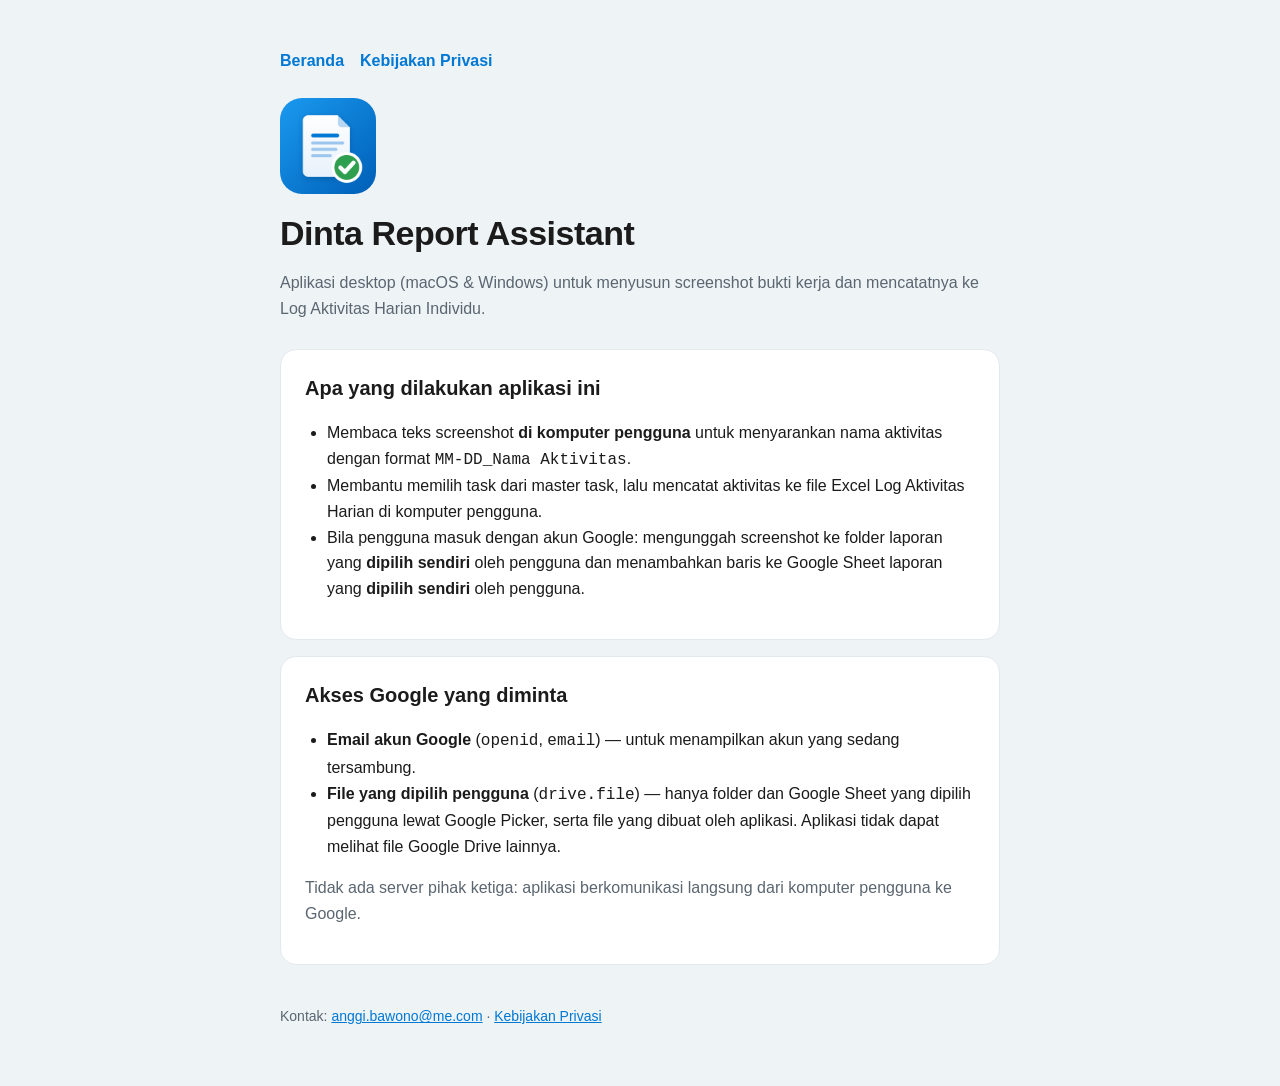
<file: index.html>
<!doctype html>
<html lang="id">
<head>
<meta charset="utf-8"><meta name="viewport" content="width=device-width, initial-scale=1">
<title>Dinta Report Assistant</title>
<meta name="google-site-verification" content="ShtA6RHvH1cm5sDESbPe_KRKyjMQPU1JjBvR8goJYoU" />
<meta name="description" content="Aplikasi desktop untuk menyusun bukti kerja harian Tenaga Ahli dan mencatatnya ke Log Aktivitas Harian.">
<link rel="stylesheet" href="style.css">
<link rel="icon" type="image/png" href="favicon.png">
<link rel="apple-touch-icon" href="apple-touch-icon.png">
</head>
<body><main>
<header>
  <nav><a href="./">Beranda</a><a href="privacy.html">Kebijakan Privasi</a></nav>
  <img src="logo-512.png" alt="Logo Dinta Report Assistant" width="96" height="96" style="margin-top:24px;border-radius:22px">
  <h1 style="margin-top:12px">Dinta Report Assistant</h1>
  <p class="muted">Aplikasi desktop (macOS &amp; Windows) untuk menyusun screenshot bukti kerja dan mencatatnya ke Log Aktivitas Harian Individu.</p>
</header>

<div class="card">
  <h2 style="margin-top:0">Apa yang dilakukan aplikasi ini</h2>
  <ul>
    <li>Membaca teks screenshot <b>di komputer pengguna</b> untuk menyarankan nama aktivitas dengan format <code>MM-DD_Nama Aktivitas</code>.</li>
    <li>Membantu memilih task dari master task, lalu mencatat aktivitas ke file Excel Log Aktivitas Harian di komputer pengguna.</li>
    <li>Bila pengguna masuk dengan akun Google: mengunggah screenshot ke folder laporan yang <b>dipilih sendiri</b> oleh pengguna dan menambahkan baris ke Google Sheet laporan yang <b>dipilih sendiri</b> oleh pengguna.</li>
  </ul>
</div>

<div class="card">
  <h2 style="margin-top:0">Akses Google yang diminta</h2>
  <ul>
    <li><b>Email akun Google</b> (<code>openid</code>, <code>email</code>) — untuk menampilkan akun yang sedang tersambung.</li>
    <li><b>File yang dipilih pengguna</b> (<code>drive.file</code>) — hanya folder dan Google Sheet yang dipilih pengguna lewat Google Picker, serta file yang dibuat oleh aplikasi. Aplikasi tidak dapat melihat file Google Drive lainnya.</li>
  </ul>
  <p class="muted">Tidak ada server pihak ketiga: aplikasi berkomunikasi langsung dari komputer pengguna ke Google.</p>
</div>

<footer>Kontak: <a href="mailto:anggi.bawono@me.com">anggi.bawono@me.com</a> · <a href="privacy.html">Kebijakan Privasi</a></footer>
</main></body>
</html>
</file>
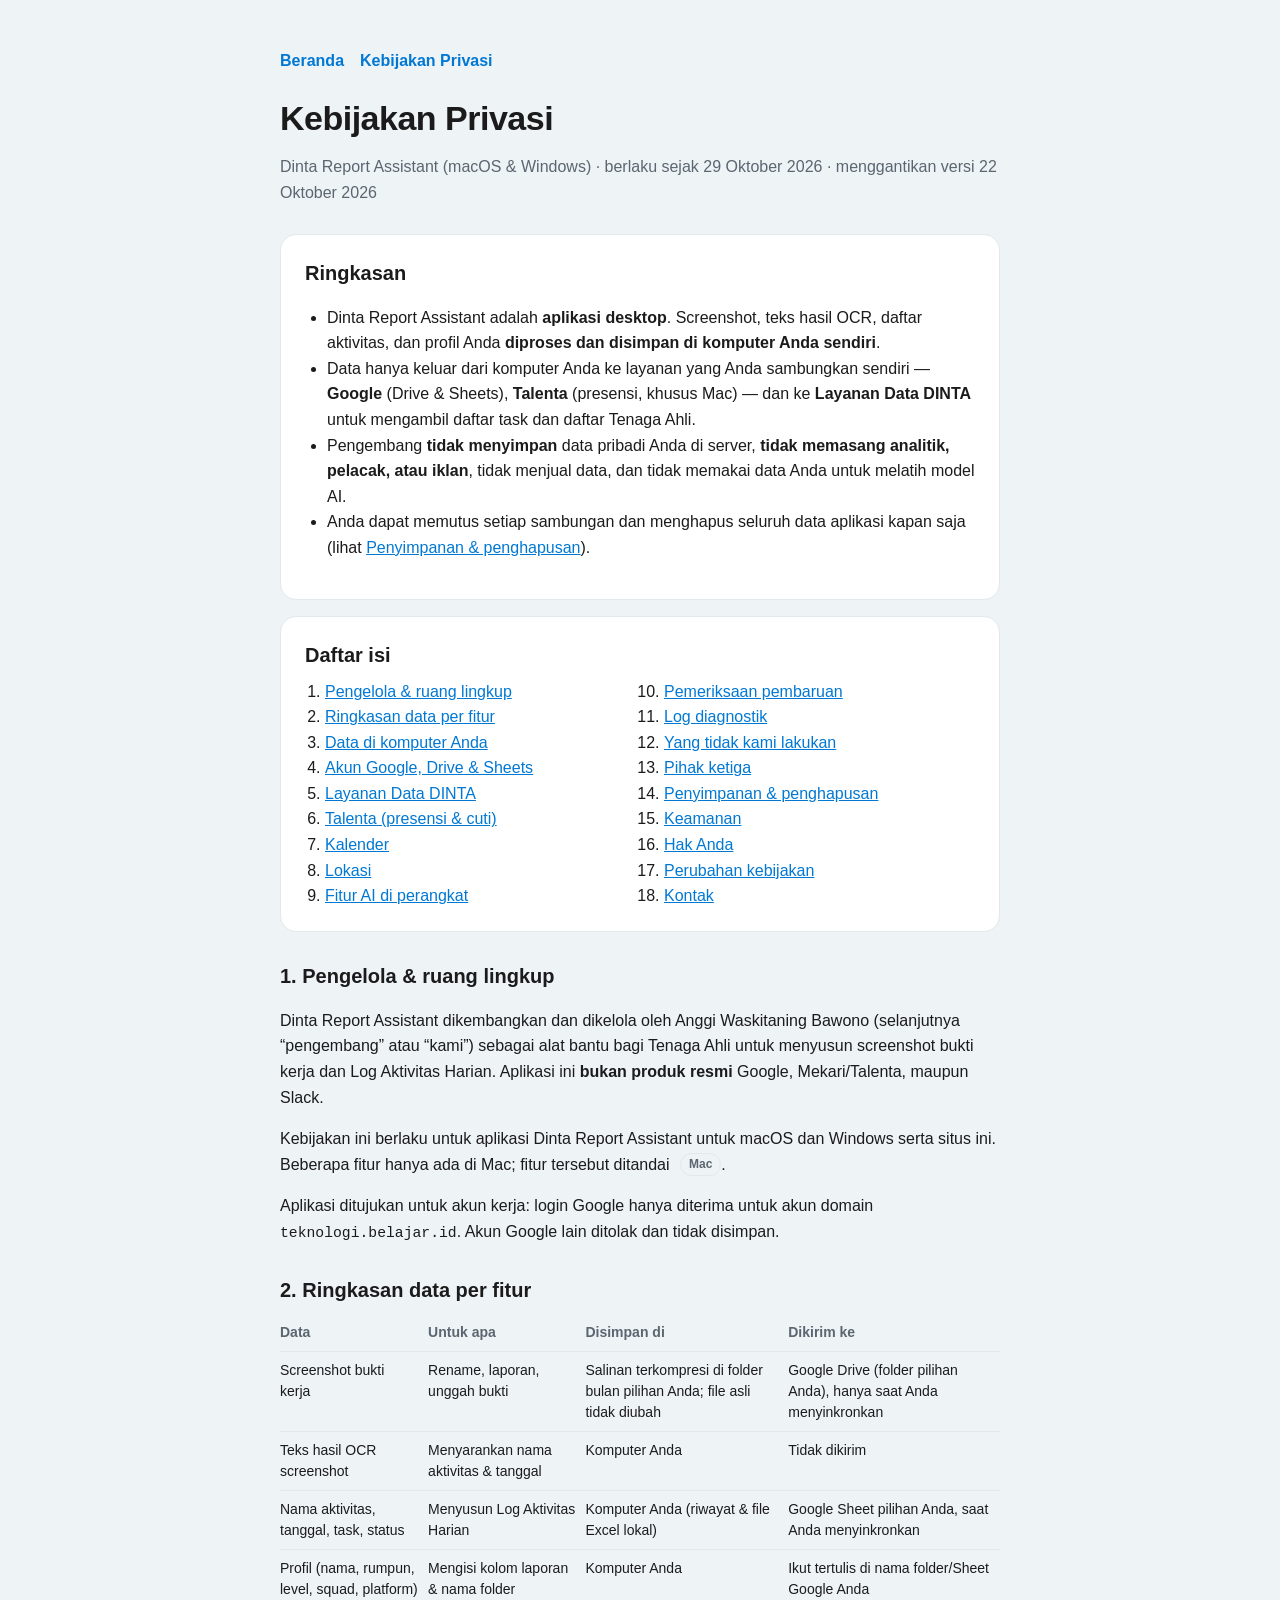
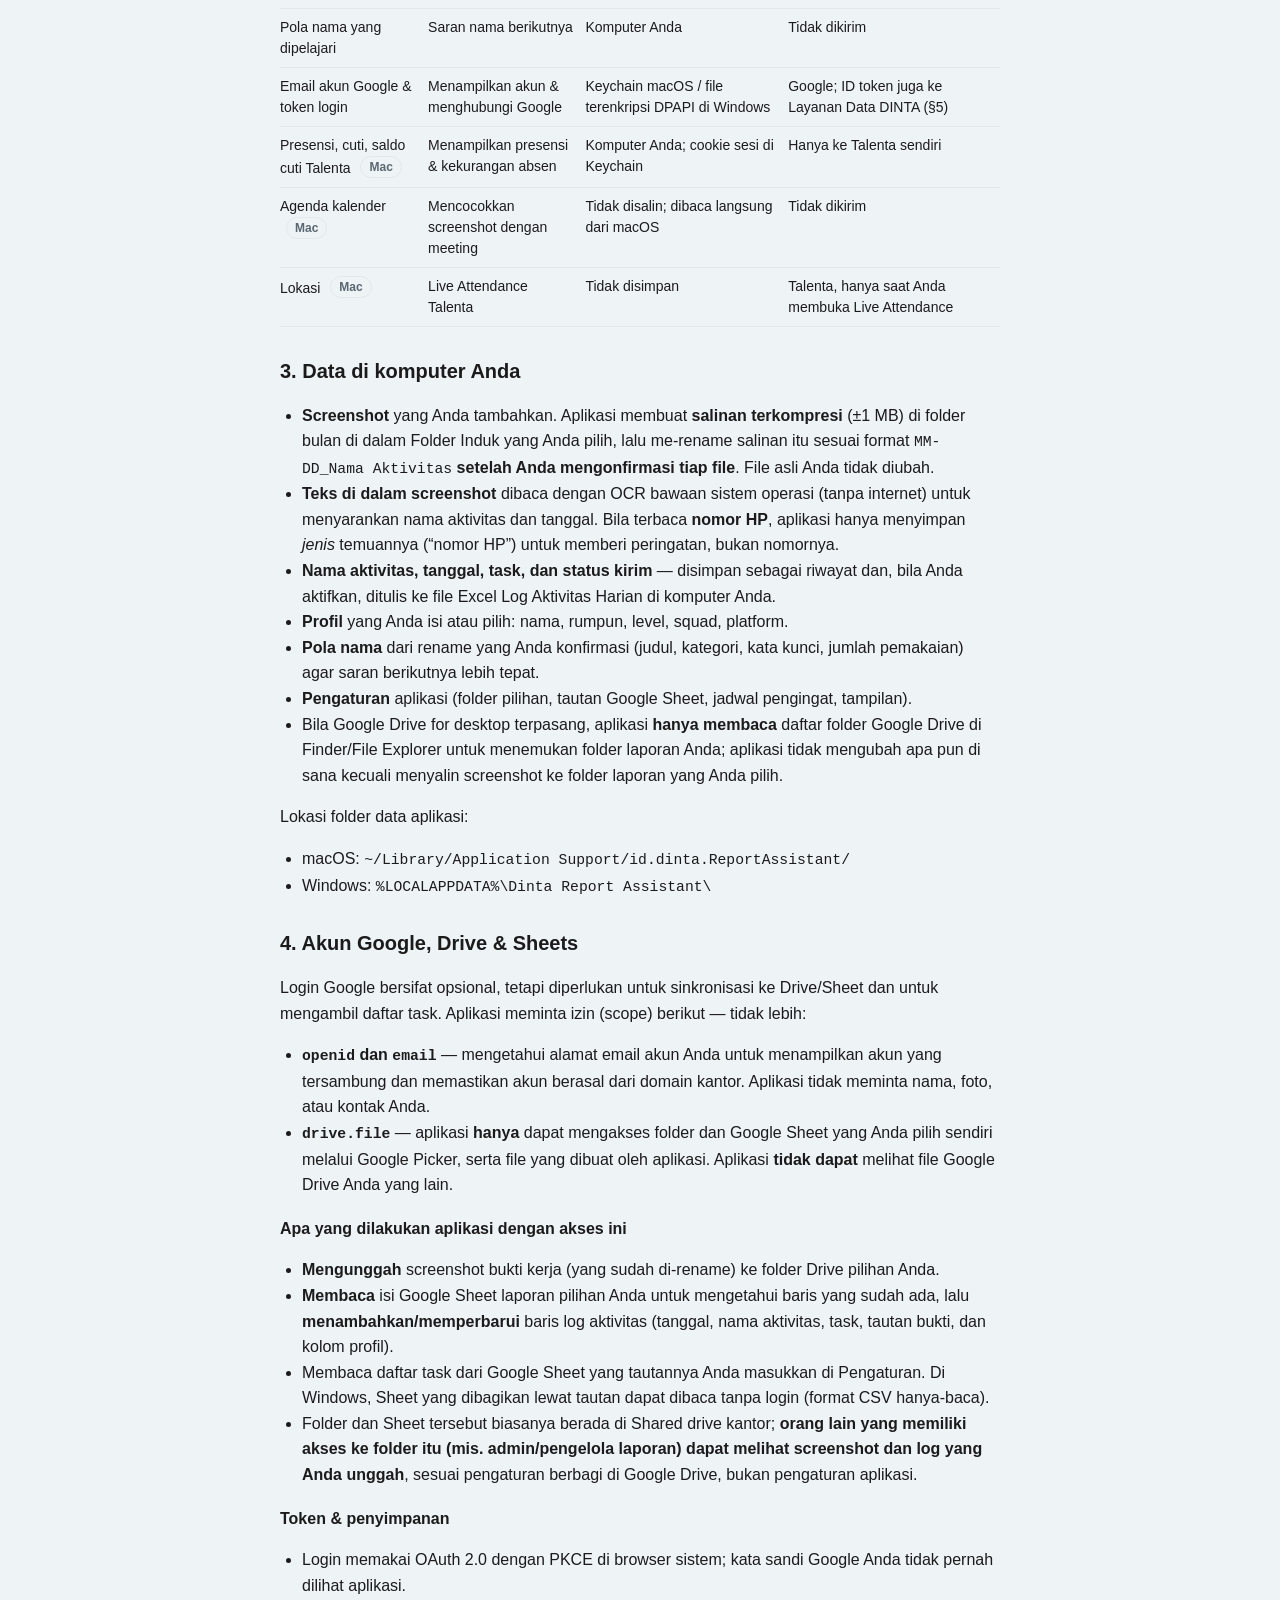
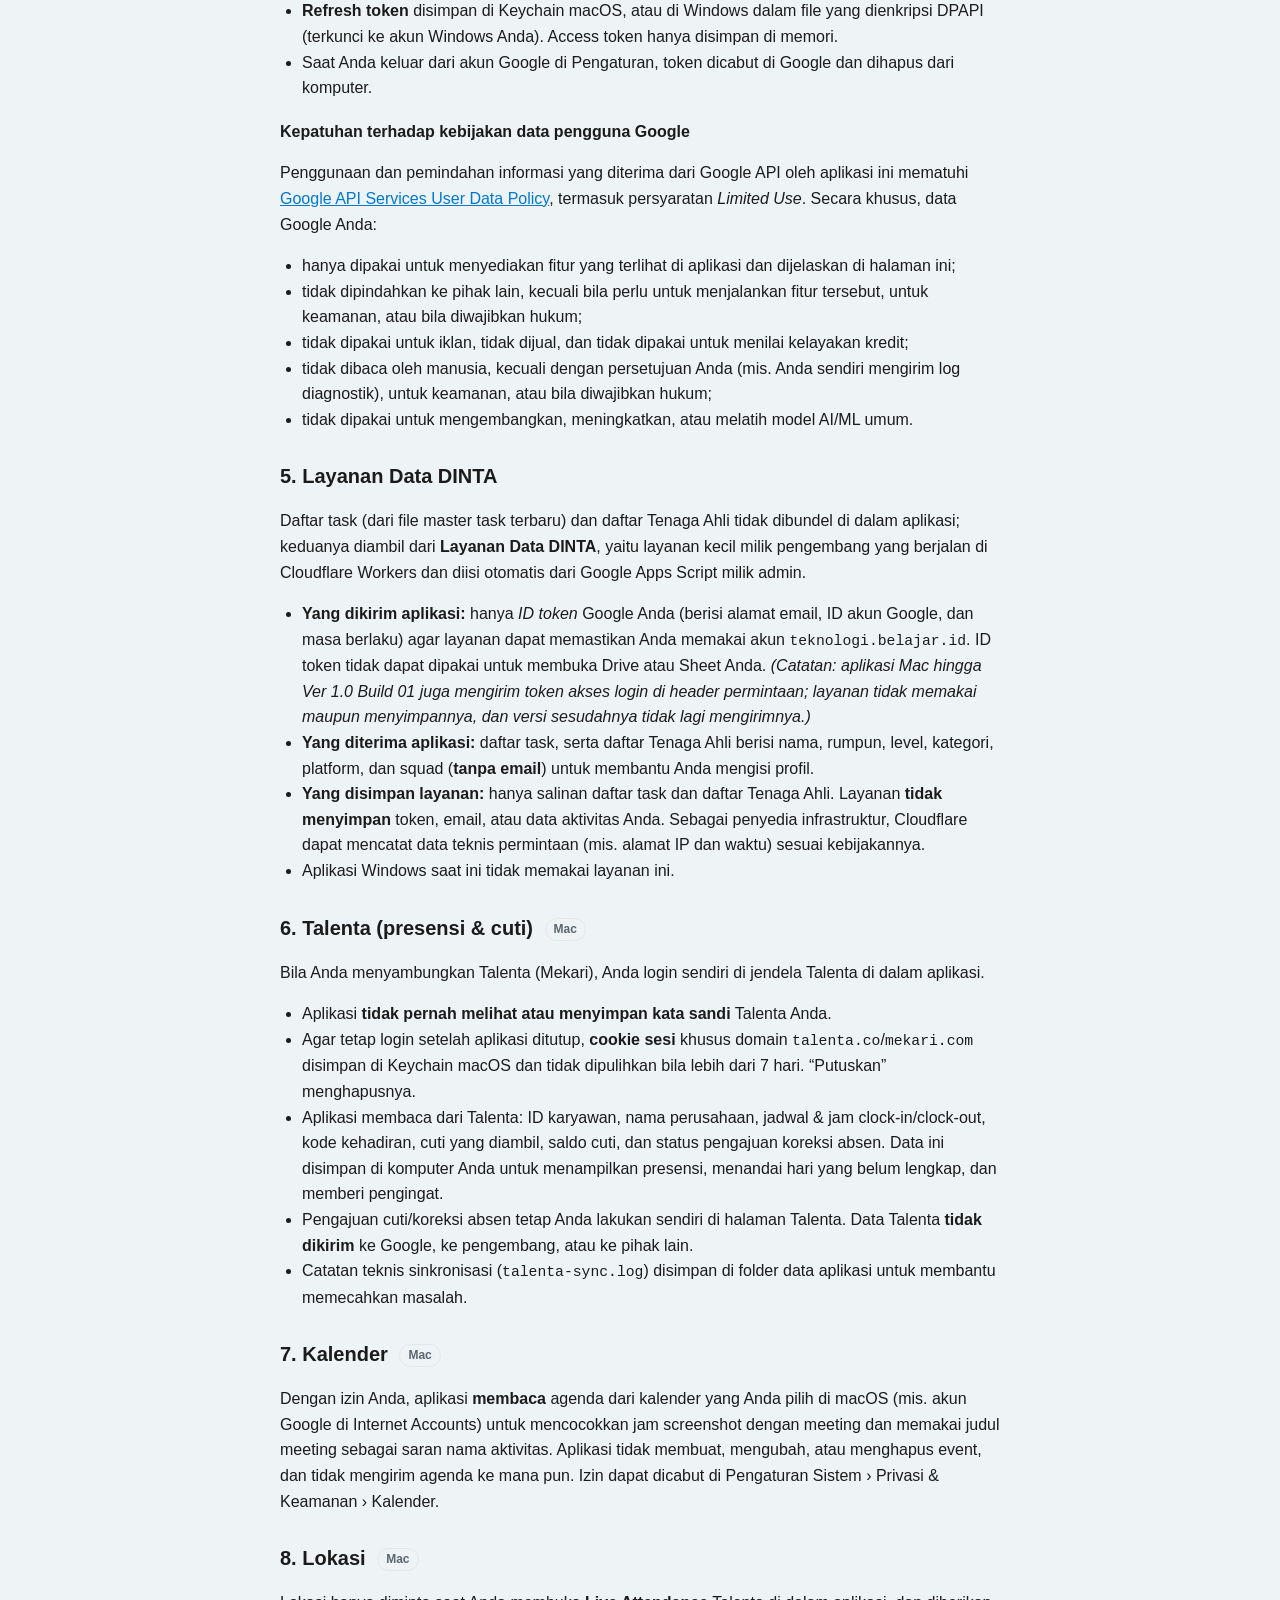
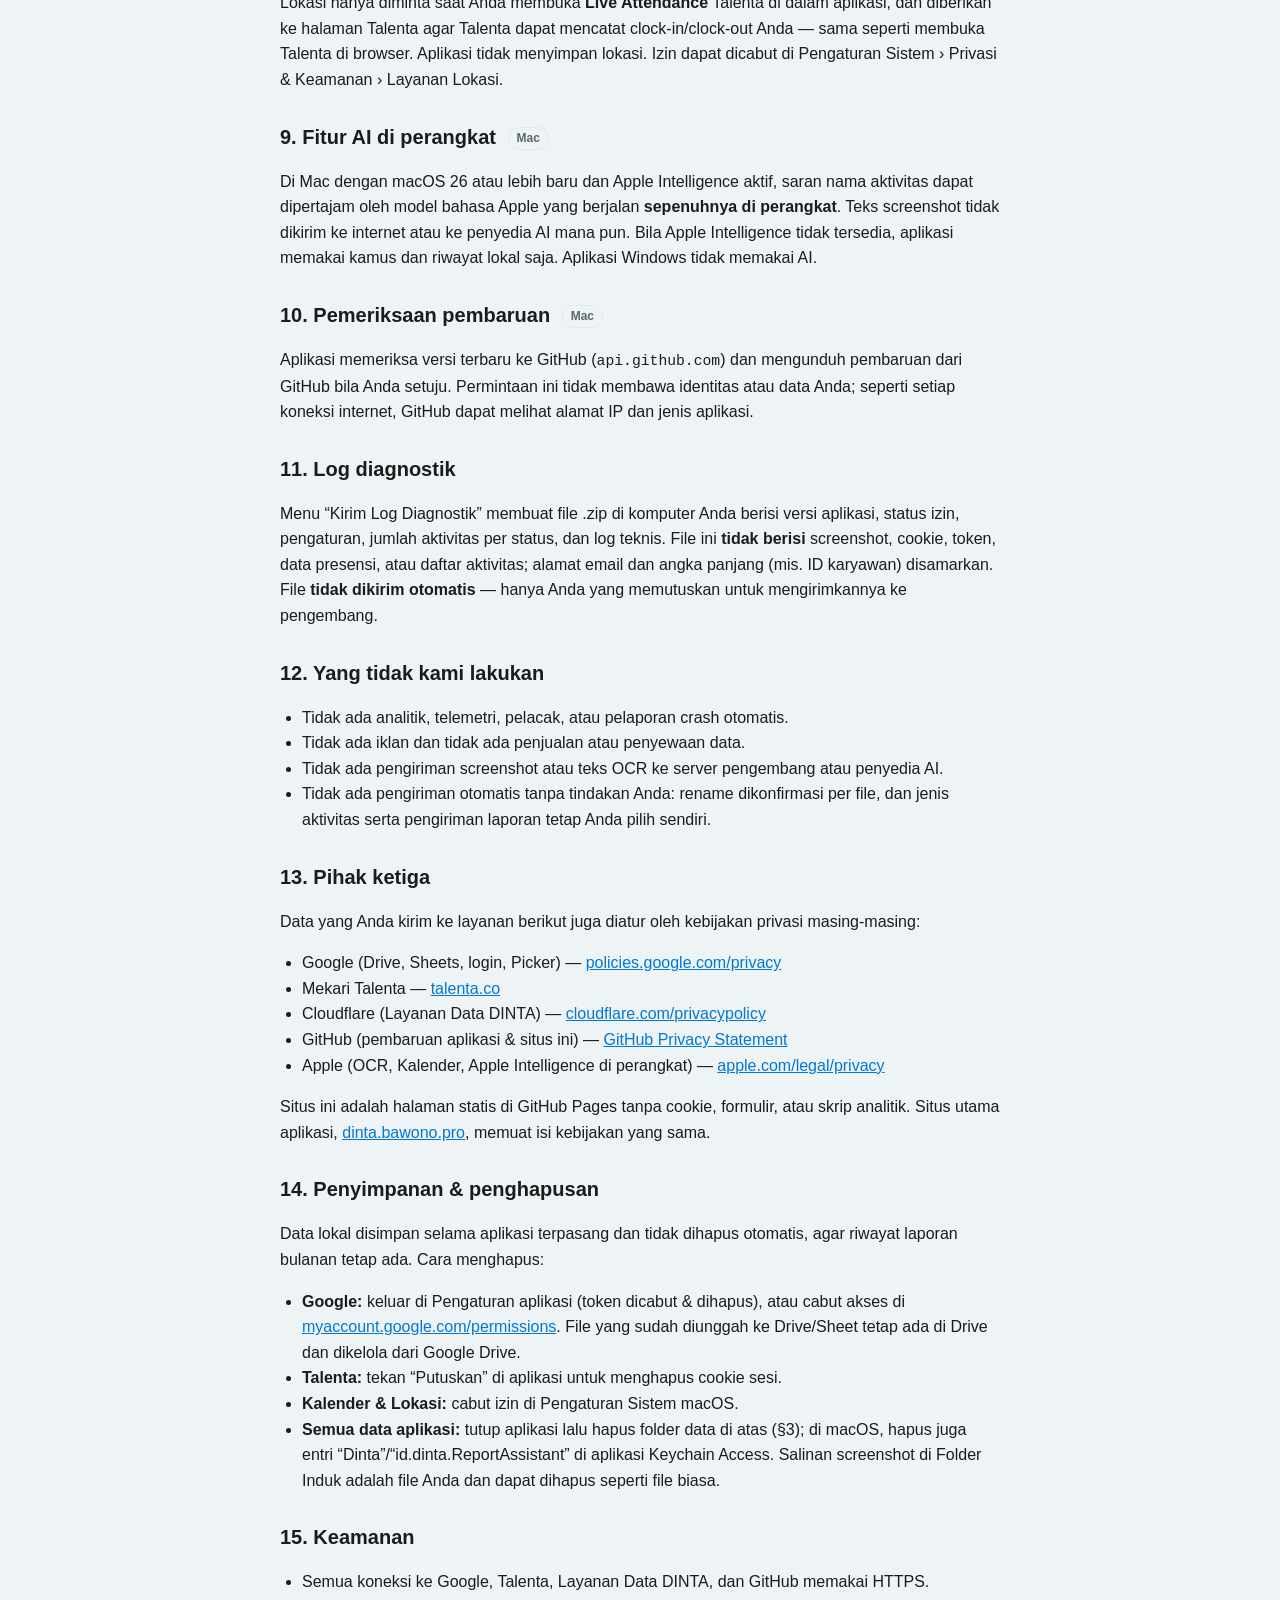
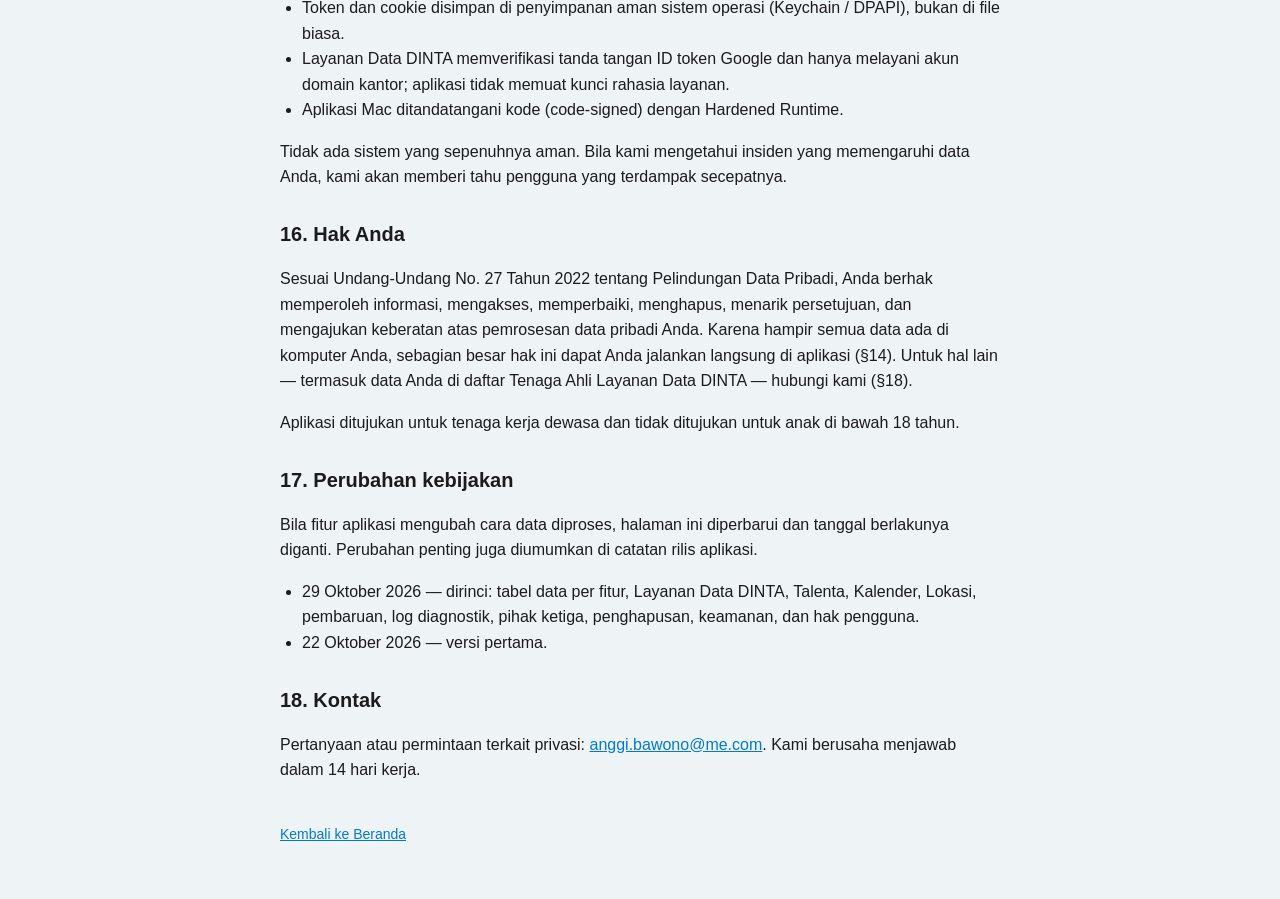
<file: privacy.html>
<!doctype html>
<html lang="id">
<head>
<meta charset="utf-8"><meta name="viewport" content="width=device-width, initial-scale=1">
<title>Kebijakan Privasi — Dinta Report Assistant</title>
<meta name="description" content="Kebijakan Privasi Dinta Report Assistant: data apa yang diproses, di mana disimpan, ke mana dikirim, dan cara menghapusnya.">
<link rel="stylesheet" href="style.css">
<link rel="icon" type="image/png" href="favicon.png">
<link rel="apple-touch-icon" href="apple-touch-icon.png">
<style>
  .toc{columns:2;column-gap:28px;margin:0;padding-left:20px}
  .toc li{break-inside:avoid}
  .tbl{width:100%;border-collapse:collapse;font-size:14px;line-height:1.5}
  .tbl th,.tbl td{border-bottom:1px solid var(--line);padding:8px 10px 8px 0;text-align:left;vertical-align:top}
  .tbl th{color:var(--muted);font-weight:600;white-space:nowrap}
  .scroll{overflow-x:auto;-webkit-overflow-scrolling:touch}
  .scroll .tbl{min-width:640px}
  .tag{display:inline-block;font-size:12px;font-weight:600;padding:1px 8px;border-radius:999px;border:1px solid var(--line);color:var(--muted);margin-left:6px;vertical-align:2px}
  code{font-size:.92em;word-break:break-word}
  h3{font-size:16px;margin:18px 0 4px}
  @media (max-width:600px){.toc{columns:1}h1{font-size:28px}}
</style>
</head>
<body><main>
<header>
  <nav><a href="./">Beranda</a><a href="privacy.html">Kebijakan Privasi</a></nav>
  <h1 style="margin-top:24px">Kebijakan Privasi</h1>
  <p class="muted">Dinta Report Assistant (macOS &amp; Windows) · berlaku sejak 29 Oktober 2026 · menggantikan versi 22 Oktober 2026</p>
</header>

<div class="card">
  <h2 style="margin-top:0">Ringkasan</h2>
  <ul>
    <li>Dinta Report Assistant adalah <b>aplikasi desktop</b>. Screenshot, teks hasil OCR, daftar aktivitas, dan profil Anda <b>diproses dan disimpan di komputer Anda sendiri</b>.</li>
    <li>Data hanya keluar dari komputer Anda ke layanan yang Anda sambungkan sendiri — <b>Google</b> (Drive &amp; Sheets), <b>Talenta</b> (presensi, khusus Mac) — dan ke <b>Layanan Data DINTA</b> untuk mengambil daftar task dan daftar Tenaga Ahli.</li>
    <li>Pengembang <b>tidak menyimpan</b> data pribadi Anda di server, <b>tidak memasang analitik, pelacak, atau iklan</b>, tidak menjual data, dan tidak memakai data Anda untuk melatih model AI.</li>
    <li>Anda dapat memutus setiap sambungan dan menghapus seluruh data aplikasi kapan saja (lihat <a href="#hapus">Penyimpanan &amp; penghapusan</a>).</li>
  </ul>
</div>

<div class="card">
  <h2 style="margin-top:0">Daftar isi</h2>
  <ol class="toc">
    <li><a href="#pengelola">Pengelola &amp; ruang lingkup</a></li>
    <li><a href="#tabel">Ringkasan data per fitur</a></li>
    <li><a href="#lokal">Data di komputer Anda</a></li>
    <li><a href="#google">Akun Google, Drive &amp; Sheets</a></li>
    <li><a href="#layanan">Layanan Data DINTA</a></li>
    <li><a href="#talenta">Talenta (presensi &amp; cuti)</a></li>
    <li><a href="#kalender">Kalender</a></li>
    <li><a href="#lokasi">Lokasi</a></li>
    <li><a href="#ai">Fitur AI di perangkat</a></li>
    <li><a href="#update">Pemeriksaan pembaruan</a></li>
    <li><a href="#diagnostik">Log diagnostik</a></li>
    <li><a href="#tidak">Yang tidak kami lakukan</a></li>
    <li><a href="#pihak">Pihak ketiga</a></li>
    <li><a href="#hapus">Penyimpanan &amp; penghapusan</a></li>
    <li><a href="#keamanan">Keamanan</a></li>
    <li><a href="#hak">Hak Anda</a></li>
    <li><a href="#perubahan">Perubahan kebijakan</a></li>
    <li><a href="#kontak">Kontak</a></li>
  </ol>
</div>

<h2 id="pengelola">1. Pengelola &amp; ruang lingkup</h2>
<p>Dinta Report Assistant dikembangkan dan dikelola oleh Anggi Waskitaning Bawono (selanjutnya “pengembang” atau “kami”) sebagai alat bantu bagi Tenaga Ahli untuk menyusun screenshot bukti kerja dan Log Aktivitas Harian. Aplikasi ini <b>bukan produk resmi</b> Google, Mekari/Talenta, maupun Slack.</p>
<p>Kebijakan ini berlaku untuk aplikasi Dinta Report Assistant untuk macOS dan Windows serta situs ini. Beberapa fitur hanya ada di Mac; fitur tersebut ditandai <span class="tag">Mac</span>.</p>
<p>Aplikasi ditujukan untuk akun kerja: login Google hanya diterima untuk akun domain <code>teknologi.belajar.id</code>. Akun Google lain ditolak dan tidak disimpan.</p>

<h2 id="tabel">2. Ringkasan data per fitur</h2>
<div class="scroll">
<table class="tbl">
  <thead><tr><th>Data</th><th>Untuk apa</th><th>Disimpan di</th><th>Dikirim ke</th></tr></thead>
  <tbody>
    <tr><td>Screenshot bukti kerja</td><td>Rename, laporan, unggah bukti</td><td>Salinan terkompresi di folder bulan pilihan Anda; file asli tidak diubah</td><td>Google Drive (folder pilihan Anda), hanya saat Anda menyinkronkan</td></tr>
    <tr><td>Teks hasil OCR screenshot</td><td>Menyarankan nama aktivitas &amp; tanggal</td><td>Komputer Anda</td><td>Tidak dikirim</td></tr>
    <tr><td>Nama aktivitas, tanggal, task, status</td><td>Menyusun Log Aktivitas Harian</td><td>Komputer Anda (riwayat &amp; file Excel lokal)</td><td>Google Sheet pilihan Anda, saat Anda menyinkronkan</td></tr>
    <tr><td>Profil (nama, rumpun, level, squad, platform)</td><td>Mengisi kolom laporan &amp; nama folder</td><td>Komputer Anda</td><td>Ikut tertulis di nama folder/Sheet Google Anda</td></tr>
    <tr><td>Pola nama yang dipelajari</td><td>Saran nama berikutnya</td><td>Komputer Anda</td><td>Tidak dikirim</td></tr>
    <tr><td>Email akun Google &amp; token login</td><td>Menampilkan akun &amp; menghubungi Google</td><td>Keychain macOS / file terenkripsi DPAPI di Windows</td><td>Google; ID token juga ke Layanan Data DINTA (§5)</td></tr>
    <tr><td>Presensi, cuti, saldo cuti Talenta <span class="tag">Mac</span></td><td>Menampilkan presensi &amp; kekurangan absen</td><td>Komputer Anda; cookie sesi di Keychain</td><td>Hanya ke Talenta sendiri</td></tr>
    <tr><td>Agenda kalender <span class="tag">Mac</span></td><td>Mencocokkan screenshot dengan meeting</td><td>Tidak disalin; dibaca langsung dari macOS</td><td>Tidak dikirim</td></tr>
    <tr><td>Lokasi <span class="tag">Mac</span></td><td>Live Attendance Talenta</td><td>Tidak disimpan</td><td>Talenta, hanya saat Anda membuka Live Attendance</td></tr>
  </tbody>
</table>
</div>

<h2 id="lokal">3. Data di komputer Anda</h2>
<ul>
  <li><b>Screenshot</b> yang Anda tambahkan. Aplikasi membuat <b>salinan terkompresi</b> (±1 MB) di folder bulan di dalam Folder Induk yang Anda pilih, lalu me-rename salinan itu sesuai format <code>MM-DD_Nama Aktivitas</code> <b>setelah Anda mengonfirmasi tiap file</b>. File asli Anda tidak diubah.</li>
  <li><b>Teks di dalam screenshot</b> dibaca dengan OCR bawaan sistem operasi (tanpa internet) untuk menyarankan nama aktivitas dan tanggal. Bila terbaca <b>nomor HP</b>, aplikasi hanya menyimpan <i>jenis</i> temuannya (“nomor HP”) untuk memberi peringatan, bukan nomornya.</li>
  <li><b>Nama aktivitas, tanggal, task, dan status kirim</b> — disimpan sebagai riwayat dan, bila Anda aktifkan, ditulis ke file Excel Log Aktivitas Harian di komputer Anda.</li>
  <li><b>Profil</b> yang Anda isi atau pilih: nama, rumpun, level, squad, platform.</li>
  <li><b>Pola nama</b> dari rename yang Anda konfirmasi (judul, kategori, kata kunci, jumlah pemakaian) agar saran berikutnya lebih tepat.</li>
  <li><b>Pengaturan</b> aplikasi (folder pilihan, tautan Google Sheet, jadwal pengingat, tampilan).</li>
  <li>Bila Google Drive for desktop terpasang, aplikasi <b>hanya membaca</b> daftar folder Google Drive di Finder/File Explorer untuk menemukan folder laporan Anda; aplikasi tidak mengubah apa pun di sana kecuali menyalin screenshot ke folder laporan yang Anda pilih.</li>
</ul>
<p>Lokasi folder data aplikasi:</p>
<ul>
  <li>macOS: <code>~/Library/Application Support/id.dinta.ReportAssistant/</code></li>
  <li>Windows: <code>%LOCALAPPDATA%\Dinta Report Assistant\</code></li>
</ul>

<h2 id="google">4. Akun Google, Drive &amp; Sheets</h2>
<p>Login Google bersifat opsional, tetapi diperlukan untuk sinkronisasi ke Drive/Sheet dan untuk mengambil daftar task. Aplikasi meminta izin (scope) berikut — tidak lebih:</p>
<ul>
  <li><b><code>openid</code> dan <code>email</code></b> — mengetahui alamat email akun Anda untuk menampilkan akun yang tersambung dan memastikan akun berasal dari domain kantor. Aplikasi tidak meminta nama, foto, atau kontak Anda.</li>
  <li><b><code>drive.file</code></b> — aplikasi <b>hanya</b> dapat mengakses folder dan Google Sheet yang Anda pilih sendiri melalui Google Picker, serta file yang dibuat oleh aplikasi. Aplikasi <b>tidak dapat</b> melihat file Google Drive Anda yang lain.</li>
</ul>
<h3>Apa yang dilakukan aplikasi dengan akses ini</h3>
<ul>
  <li><b>Mengunggah</b> screenshot bukti kerja (yang sudah di-rename) ke folder Drive pilihan Anda.</li>
  <li><b>Membaca</b> isi Google Sheet laporan pilihan Anda untuk mengetahui baris yang sudah ada, lalu <b>menambahkan/memperbarui</b> baris log aktivitas (tanggal, nama aktivitas, task, tautan bukti, dan kolom profil).</li>
  <li>Membaca daftar task dari Google Sheet yang tautannya Anda masukkan di Pengaturan. Di Windows, Sheet yang dibagikan lewat tautan dapat dibaca tanpa login (format CSV hanya-baca).</li>
  <li>Folder dan Sheet tersebut biasanya berada di Shared drive kantor; <b>orang lain yang memiliki akses ke folder itu (mis. admin/pengelola laporan) dapat melihat screenshot dan log yang Anda unggah</b>, sesuai pengaturan berbagi di Google Drive, bukan pengaturan aplikasi.</li>
</ul>
<h3>Token &amp; penyimpanan</h3>
<ul>
  <li>Login memakai OAuth 2.0 dengan PKCE di browser sistem; kata sandi Google Anda tidak pernah dilihat aplikasi.</li>
  <li><b>Refresh token</b> disimpan di Keychain macOS, atau di Windows dalam file yang dienkripsi DPAPI (terkunci ke akun Windows Anda). Access token hanya disimpan di memori.</li>
  <li>Saat Anda keluar dari akun Google di Pengaturan, token dicabut di Google dan dihapus dari komputer.</li>
</ul>
<h3>Kepatuhan terhadap kebijakan data pengguna Google</h3>
<p>Penggunaan dan pemindahan informasi yang diterima dari Google API oleh aplikasi ini mematuhi
<a href="https://developers.google.com/terms/api-services-user-data-policy">Google API Services User Data Policy</a>, termasuk persyaratan <i>Limited Use</i>. Secara khusus, data Google Anda:</p>
<ul>
  <li>hanya dipakai untuk menyediakan fitur yang terlihat di aplikasi dan dijelaskan di halaman ini;</li>
  <li>tidak dipindahkan ke pihak lain, kecuali bila perlu untuk menjalankan fitur tersebut, untuk keamanan, atau bila diwajibkan hukum;</li>
  <li>tidak dipakai untuk iklan, tidak dijual, dan tidak dipakai untuk menilai kelayakan kredit;</li>
  <li>tidak dibaca oleh manusia, kecuali dengan persetujuan Anda (mis. Anda sendiri mengirim log diagnostik), untuk keamanan, atau bila diwajibkan hukum;</li>
  <li>tidak dipakai untuk mengembangkan, meningkatkan, atau melatih model AI/ML umum.</li>
</ul>

<h2 id="layanan">5. Layanan Data DINTA</h2>
<p>Daftar task (dari file master task terbaru) dan daftar Tenaga Ahli tidak dibundel di dalam aplikasi; keduanya diambil dari <b>Layanan Data DINTA</b>, yaitu layanan kecil milik pengembang yang berjalan di Cloudflare Workers dan diisi otomatis dari Google Apps Script milik admin.</p>
<ul>
  <li><b>Yang dikirim aplikasi:</b> hanya <i>ID token</i> Google Anda (berisi alamat email, ID akun Google, dan masa berlaku) agar layanan dapat memastikan Anda memakai akun <code>teknologi.belajar.id</code>. ID token tidak dapat dipakai untuk membuka Drive atau Sheet Anda. <i>(Catatan: aplikasi Mac hingga Ver 1.0 Build 01 juga mengirim token akses login di header permintaan; layanan tidak memakai maupun menyimpannya, dan versi sesudahnya tidak lagi mengirimnya.)</i></li>
  <li><b>Yang diterima aplikasi:</b> daftar task, serta daftar Tenaga Ahli berisi nama, rumpun, level, kategori, platform, dan squad (<b>tanpa email</b>) untuk membantu Anda mengisi profil.</li>
  <li><b>Yang disimpan layanan:</b> hanya salinan daftar task dan daftar Tenaga Ahli. Layanan <b>tidak menyimpan</b> token, email, atau data aktivitas Anda. Sebagai penyedia infrastruktur, Cloudflare dapat mencatat data teknis permintaan (mis. alamat IP dan waktu) sesuai kebijakannya.</li>
  <li>Aplikasi Windows saat ini tidak memakai layanan ini.</li>
</ul>

<h2 id="talenta">6. Talenta (presensi &amp; cuti) <span class="tag">Mac</span></h2>
<p>Bila Anda menyambungkan Talenta (Mekari), Anda login sendiri di jendela Talenta di dalam aplikasi.</p>
<ul>
  <li>Aplikasi <b>tidak pernah melihat atau menyimpan kata sandi</b> Talenta Anda.</li>
  <li>Agar tetap login setelah aplikasi ditutup, <b>cookie sesi</b> khusus domain <code>talenta.co</code>/<code>mekari.com</code> disimpan di Keychain macOS dan tidak dipulihkan bila lebih dari 7 hari. “Putuskan” menghapusnya.</li>
  <li>Aplikasi membaca dari Talenta: ID karyawan, nama perusahaan, jadwal &amp; jam clock-in/clock-out, kode kehadiran, cuti yang diambil, saldo cuti, dan status pengajuan koreksi absen. Data ini disimpan di komputer Anda untuk menampilkan presensi, menandai hari yang belum lengkap, dan memberi pengingat.</li>
  <li>Pengajuan cuti/koreksi absen tetap Anda lakukan sendiri di halaman Talenta. Data Talenta <b>tidak dikirim</b> ke Google, ke pengembang, atau ke pihak lain.</li>
  <li>Catatan teknis sinkronisasi (<code>talenta-sync.log</code>) disimpan di folder data aplikasi untuk membantu memecahkan masalah.</li>
</ul>

<h2 id="kalender">7. Kalender <span class="tag">Mac</span></h2>
<p>Dengan izin Anda, aplikasi <b>membaca</b> agenda dari kalender yang Anda pilih di macOS (mis. akun Google di Internet Accounts) untuk mencocokkan jam screenshot dengan meeting dan memakai judul meeting sebagai saran nama aktivitas. Aplikasi tidak membuat, mengubah, atau menghapus event, dan tidak mengirim agenda ke mana pun. Izin dapat dicabut di Pengaturan Sistem › Privasi &amp; Keamanan › Kalender.</p>

<h2 id="lokasi">8. Lokasi <span class="tag">Mac</span></h2>
<p>Lokasi hanya diminta saat Anda membuka <b>Live Attendance</b> Talenta di dalam aplikasi, dan diberikan ke halaman Talenta agar Talenta dapat mencatat clock-in/clock-out Anda — sama seperti membuka Talenta di browser. Aplikasi tidak menyimpan lokasi. Izin dapat dicabut di Pengaturan Sistem › Privasi &amp; Keamanan › Layanan Lokasi.</p>

<h2 id="ai">9. Fitur AI di perangkat <span class="tag">Mac</span></h2>
<p>Di Mac dengan macOS 26 atau lebih baru dan Apple Intelligence aktif, saran nama aktivitas dapat dipertajam oleh model bahasa Apple yang berjalan <b>sepenuhnya di perangkat</b>. Teks screenshot tidak dikirim ke internet atau ke penyedia AI mana pun. Bila Apple Intelligence tidak tersedia, aplikasi memakai kamus dan riwayat lokal saja. Aplikasi Windows tidak memakai AI.</p>

<h2 id="update">10. Pemeriksaan pembaruan <span class="tag">Mac</span></h2>
<p>Aplikasi memeriksa versi terbaru ke GitHub (<code>api.github.com</code>) dan mengunduh pembaruan dari GitHub bila Anda setuju. Permintaan ini tidak membawa identitas atau data Anda; seperti setiap koneksi internet, GitHub dapat melihat alamat IP dan jenis aplikasi.</p>

<h2 id="diagnostik">11. Log diagnostik</h2>
<p>Menu “Kirim Log Diagnostik” membuat file .zip di komputer Anda berisi versi aplikasi, status izin, pengaturan, jumlah aktivitas per status, dan log teknis. File ini <b>tidak berisi</b> screenshot, cookie, token, data presensi, atau daftar aktivitas; alamat email dan angka panjang (mis. ID karyawan) disamarkan. File <b>tidak dikirim otomatis</b> — hanya Anda yang memutuskan untuk mengirimkannya ke pengembang.</p>

<h2 id="tidak">12. Yang tidak kami lakukan</h2>
<ul>
  <li>Tidak ada analitik, telemetri, pelacak, atau pelaporan crash otomatis.</li>
  <li>Tidak ada iklan dan tidak ada penjualan atau penyewaan data.</li>
  <li>Tidak ada pengiriman screenshot atau teks OCR ke server pengembang atau penyedia AI.</li>
  <li>Tidak ada pengiriman otomatis tanpa tindakan Anda: rename dikonfirmasi per file, dan jenis aktivitas serta pengiriman laporan tetap Anda pilih sendiri.</li>
</ul>

<h2 id="pihak">13. Pihak ketiga</h2>
<p>Data yang Anda kirim ke layanan berikut juga diatur oleh kebijakan privasi masing-masing:</p>
<ul>
  <li>Google (Drive, Sheets, login, Picker) — <a href="https://policies.google.com/privacy">policies.google.com/privacy</a></li>
  <li>Mekari Talenta — <a href="https://www.talenta.co/kebijakan-privasi/">talenta.co</a></li>
  <li>Cloudflare (Layanan Data DINTA) — <a href="https://www.cloudflare.com/privacypolicy/">cloudflare.com/privacypolicy</a></li>
  <li>GitHub (pembaruan aplikasi &amp; situs ini) — <a href="https://docs.github.com/site-policy/privacy-policies/github-general-privacy-statement">GitHub Privacy Statement</a></li>
  <li>Apple (OCR, Kalender, Apple Intelligence di perangkat) — <a href="https://www.apple.com/legal/privacy/">apple.com/legal/privacy</a></li>
</ul>
<p>Situs ini adalah halaman statis di GitHub Pages tanpa cookie, formulir, atau skrip analitik. Situs utama aplikasi, <a href="https://dinta.bawono.pro/dinta/privasi/">dinta.bawono.pro</a>, memuat isi kebijakan yang sama.</p>

<h2 id="hapus">14. Penyimpanan &amp; penghapusan</h2>
<p>Data lokal disimpan selama aplikasi terpasang dan tidak dihapus otomatis, agar riwayat laporan bulanan tetap ada. Cara menghapus:</p>
<ul>
  <li><b>Google:</b> keluar di Pengaturan aplikasi (token dicabut &amp; dihapus), atau cabut akses di <a href="https://myaccount.google.com/permissions">myaccount.google.com/permissions</a>. File yang sudah diunggah ke Drive/Sheet tetap ada di Drive dan dikelola dari Google Drive.</li>
  <li><b>Talenta:</b> tekan “Putuskan” di aplikasi untuk menghapus cookie sesi.</li>
  <li><b>Kalender &amp; Lokasi:</b> cabut izin di Pengaturan Sistem macOS.</li>
  <li><b>Semua data aplikasi:</b> tutup aplikasi lalu hapus folder data di atas (§3); di macOS, hapus juga entri “Dinta”/“id.dinta.ReportAssistant” di aplikasi Keychain Access. Salinan screenshot di Folder Induk adalah file Anda dan dapat dihapus seperti file biasa.</li>
</ul>

<h2 id="keamanan">15. Keamanan</h2>
<ul>
  <li>Semua koneksi ke Google, Talenta, Layanan Data DINTA, dan GitHub memakai HTTPS.</li>
  <li>Token dan cookie disimpan di penyimpanan aman sistem operasi (Keychain / DPAPI), bukan di file biasa.</li>
  <li>Layanan Data DINTA memverifikasi tanda tangan ID token Google dan hanya melayani akun domain kantor; aplikasi tidak memuat kunci rahasia layanan.</li>
  <li>Aplikasi Mac ditandatangani kode (code-signed) dengan Hardened Runtime.</li>
</ul>
<p>Tidak ada sistem yang sepenuhnya aman. Bila kami mengetahui insiden yang memengaruhi data Anda, kami akan memberi tahu pengguna yang terdampak secepatnya.</p>

<h2 id="hak">16. Hak Anda</h2>
<p>Sesuai Undang-Undang No. 27 Tahun 2022 tentang Pelindungan Data Pribadi, Anda berhak memperoleh informasi, mengakses, memperbaiki, menghapus, menarik persetujuan, dan mengajukan keberatan atas pemrosesan data pribadi Anda. Karena hampir semua data ada di komputer Anda, sebagian besar hak ini dapat Anda jalankan langsung di aplikasi (§14). Untuk hal lain — termasuk data Anda di daftar Tenaga Ahli Layanan Data DINTA — hubungi kami (§18).</p>
<p>Aplikasi ditujukan untuk tenaga kerja dewasa dan tidak ditujukan untuk anak di bawah 18 tahun.</p>

<h2 id="perubahan">17. Perubahan kebijakan</h2>
<p>Bila fitur aplikasi mengubah cara data diproses, halaman ini diperbarui dan tanggal berlakunya diganti. Perubahan penting juga diumumkan di catatan rilis aplikasi.</p>
<ul class="muted">
  <li>29 Oktober 2026 — dirinci: tabel data per fitur, Layanan Data DINTA, Talenta, Kalender, Lokasi, pembaruan, log diagnostik, pihak ketiga, penghapusan, keamanan, dan hak pengguna.</li>
  <li>22 Oktober 2026 — versi pertama.</li>
</ul>

<h2 id="kontak">18. Kontak</h2>
<p>Pertanyaan atau permintaan terkait privasi: <a href="mailto:anggi.bawono@me.com">anggi.bawono@me.com</a>. Kami berusaha menjawab dalam 14 hari kerja.</p>

<footer><a href="./">Kembali ke Beranda</a></footer>
</main></body>
</html>
</file>
<file: style.css>
:root{--bg:#eef3f6;--card:#fff;--text:#1b1b1b;--muted:#5b6670;--accent:#0078d4;--line:#e3e8ec}
@media (prefers-color-scheme:dark){:root{--bg:#16191c;--card:#1f2327;--text:#eef1f3;--muted:#a3adb5;--accent:#4aa3ff;--line:#2c3237}}
*{box-sizing:border-box}body{margin:0;background:var(--bg);color:var(--text);font:16px/1.6 -apple-system,"Segoe UI",Roboto,sans-serif}
main{max-width:760px;margin:0 auto;padding:48px 20px 64px}header{margin-bottom:28px}
h1{font-size:34px;line-height:1.2;margin:0 0 8px;letter-spacing:-.5px}h2{font-size:20px;margin:28px 0 8px}
p,li{color:var(--text)}.muted{color:var(--muted)}a{color:var(--accent)}
.card{background:var(--card);border:1px solid var(--line);border-radius:16px;padding:22px 24px;margin:16px 0}
nav a{margin-right:16px;font-weight:600;text-decoration:none}footer{margin-top:40px;font-size:14px;color:var(--muted)}
ul{padding-left:22px}
</file>
